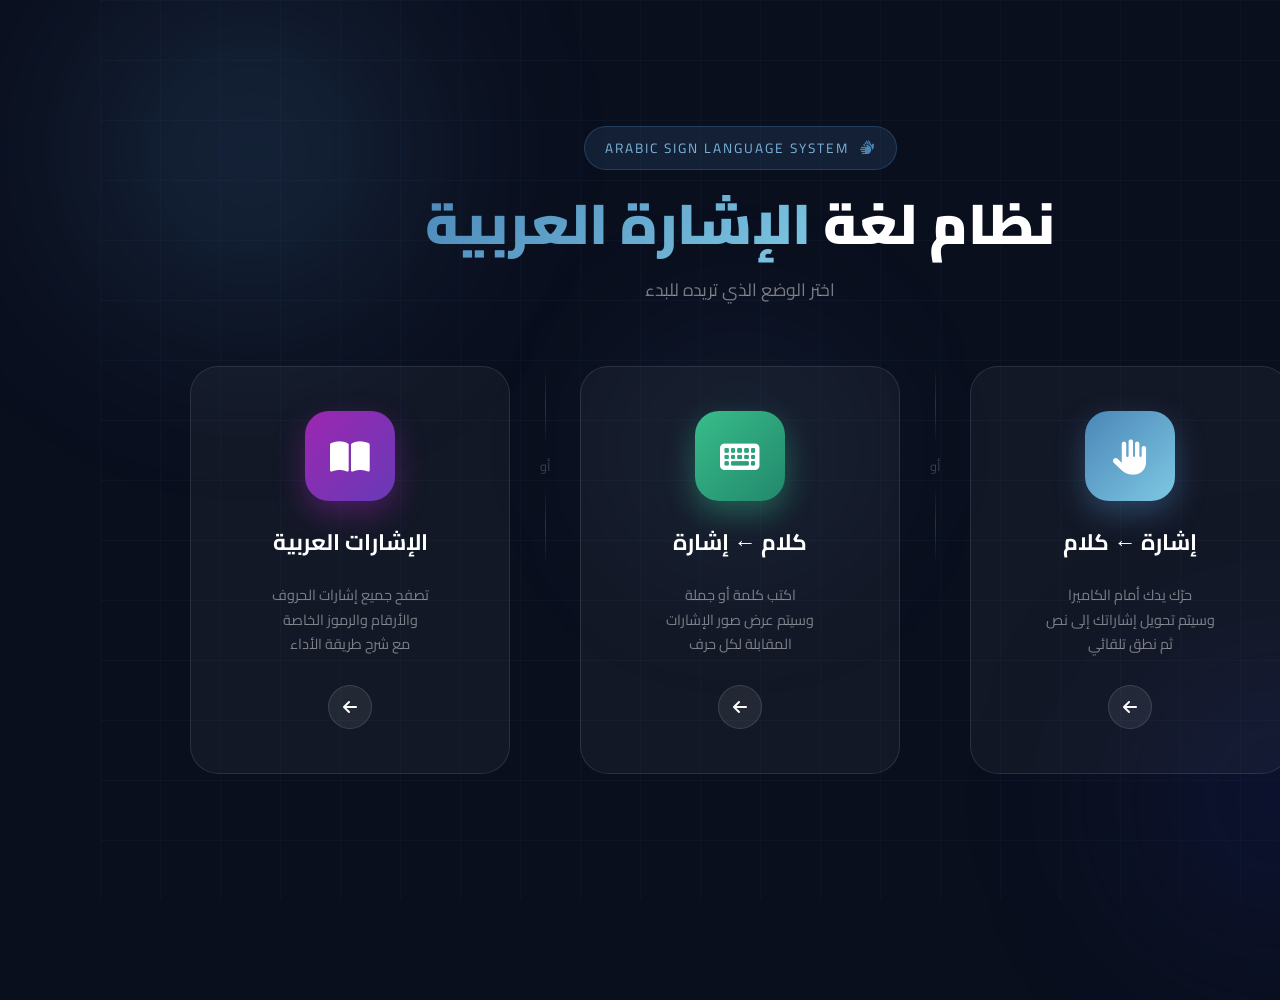
<file: templates/home.html>
<!DOCTYPE html>
<html lang="ar" dir="rtl">
<head>
    <meta charset="UTF-8">
    <meta name="viewport" content="width=device-width, initial-scale=1.0">
    <title>نظام لغة الإشارة العربية</title>
    <link rel="preconnect" href="https://fonts.googleapis.com">
    <link href="https://fonts.googleapis.com/css2?family=Cairo:wght@400;600;700;900&family=Inter:wght@400;600&display=swap" rel="stylesheet">
    <link rel="stylesheet" href="https://cdnjs.cloudflare.com/ajax/libs/font-awesome/6.4.0/css/all.min.css">
    <style>
        * { margin: 0; padding: 0; box-sizing: border-box; }

        body {
            font-family: 'Cairo', sans-serif;
            min-height: 100vh;
            background: #0a0f1e;
            display: flex;
            flex-direction: column;
            justify-content: center;
            align-items: center;
            overflow: hidden;
            position: relative;
        }

        /* Animated Background */
        .bg-orb {
            position: absolute;
            border-radius: 50%;
            filter: blur(80px);
            animation: orbFloat 8s ease-in-out infinite;
            pointer-events: none;
        }
        .bg-orb-1 {
            width: 500px; height: 500px;
            background: radial-gradient(circle, rgba(74,134,184,0.25) 0%, transparent 70%);
            top: -100px; left: -100px;
            animation-delay: 0s;
        }
        .bg-orb-2 {
            width: 400px; height: 400px;
            background: radial-gradient(circle, rgba(26,35,126,0.3) 0%, transparent 70%);
            bottom: -100px; right: -100px;
            animation-delay: -4s;
        }
        .bg-orb-3 {
            width: 300px; height: 300px;
            background: radial-gradient(circle, rgba(100,160,220,0.15) 0%, transparent 70%);
            top: 50%; left: 50%;
            transform: translate(-50%, -50%);
            animation-delay: -2s;
        }

        @keyframes orbFloat {
            0%, 100% { transform: translateY(0px) scale(1); }
            50% { transform: translateY(-30px) scale(1.05); }
        }

        /* Grid lines background */
        body::before {
            content: '';
            position: absolute;
            inset: 0;
            background-image:
                linear-gradient(rgba(74,134,184,0.05) 1px, transparent 1px),
                linear-gradient(90deg, rgba(74,134,184,0.05) 1px, transparent 1px);
            background-size: 60px 60px;
            pointer-events: none;
        }

        /* Header */
        .header {
            text-align: center;
            margin-bottom: 60px;
            animation: fadeDown 0.8s ease-out;
            position: relative;
            z-index: 1;
        }

        .logo-badge {
            display: inline-flex;
            align-items: center;
            gap: 10px;
            background: rgba(74,134,184,0.15);
            border: 1px solid rgba(74,134,184,0.3);
            border-radius: 50px;
            padding: 8px 20px;
            margin-bottom: 20px;
            font-size: 0.85rem;
            color: #7ab3d9;
            letter-spacing: 2px;
            text-transform: uppercase;
        }

        .logo-badge i { color: #4a86b8; }

        h1 {
            font-size: clamp(2rem, 5vw, 3.5rem);
            font-weight: 900;
            color: #ffffff;
            line-height: 1.2;
            margin-bottom: 16px;
        }

        h1 span {
            background: linear-gradient(135deg, #4a86b8, #7ec8e3);
            -webkit-background-clip: text;
            -webkit-text-fill-color: transparent;
            background-clip: text;
        }

        .subtitle {
            font-size: 1.1rem;
            color: rgba(255,255,255,0.45);
            font-weight: 400;
        }

        /* Mode Cards */
        .modes-container {
            display: flex;
            gap: 30px;
            position: relative;
            z-index: 1;
            animation: fadeUp 0.8s ease-out 0.2s both;
        }

        .mode-card {
            width: 320px;
            background: rgba(255,255,255,0.04);
            border: 1px solid rgba(255,255,255,0.1);
            border-radius: 28px;
            padding: 44px 36px;
            text-align: center;
            cursor: pointer;
            text-decoration: none;
            color: white;
            display: flex;
            flex-direction: column;
            align-items: center;
            gap: 20px;
            transition: all 0.4s cubic-bezier(0.175, 0.885, 0.32, 1.275);
            position: relative;
            overflow: hidden;
            backdrop-filter: blur(10px);
        }

        .mode-card::before {
            content: '';
            position: absolute;
            inset: 0;
            border-radius: 28px;
            opacity: 0;
            transition: opacity 0.4s ease;
        }

        .mode-card-1::before {
            background: linear-gradient(135deg, rgba(74,134,184,0.15), rgba(126,200,227,0.05));
        }
        .mode-card-2::before {
            background: linear-gradient(135deg, rgba(56,189,139,0.15), rgba(34,139,120,0.05));
        }
        .mode-card-3::before {
            background: linear-gradient(135deg, rgba(156,39,176,0.15), rgba(103,58,183,0.05));
        }

        .mode-card:hover {
            transform: translateY(-10px) scale(1.02);
            border-color: rgba(255,255,255,0.25);
            box-shadow: 0 30px 60px rgba(0,0,0,0.3);
        }

        .mode-card:hover::before { opacity: 1; }

        .mode-card-1:hover {
            border-color: rgba(74,134,184,0.5);
            box-shadow: 0 30px 60px rgba(74,134,184,0.2);
        }
        .mode-card-2:hover {
            border-color: rgba(56,189,139,0.5);
            box-shadow: 0 30px 60px rgba(56,189,139,0.2);
        }
        .mode-card-3:hover {
            border-color: rgba(156,39,176,0.5);
            box-shadow: 0 30px 60px rgba(156,39,176,0.2);
        }

        .icon-wrapper {
            width: 90px;
            height: 90px;
            border-radius: 24px;
            display: flex;
            align-items: center;
            justify-content: center;
            font-size: 2.2rem;
            position: relative;
            z-index: 1;
            transition: transform 0.4s ease;
        }

        .mode-card:hover .icon-wrapper {
            transform: scale(1.1) rotate(-5deg);
        }

        .icon-1 {
            background: linear-gradient(135deg, #4a86b8, #7ec8e3);
            box-shadow: 0 12px 30px rgba(74,134,184,0.4);
        }
        .icon-2 {
            background: linear-gradient(135deg, #38bd8b, #22886b);
            box-shadow: 0 12px 30px rgba(56,189,139,0.4);
        }
        .icon-3 {
            background: linear-gradient(135deg, #9c27b0, #673ab7);
            box-shadow: 0 12px 30px rgba(156,39,176,0.4);
        }

        .mode-title {
            font-size: 1.4rem;
            font-weight: 700;
            position: relative;
            z-index: 1;
        }

        .mode-desc {
            font-size: 0.9rem;
            color: rgba(255,255,255,0.45);
            line-height: 1.7;
            position: relative;
            z-index: 1;
        }

        .mode-arrow {
            margin-top: 8px;
            width: 44px;
            height: 44px;
            border-radius: 50%;
            background: rgba(255,255,255,0.07);
            border: 1px solid rgba(255,255,255,0.12);
            display: flex;
            align-items: center;
            justify-content: center;
            font-size: 1rem;
            position: relative;
            z-index: 1;
            transition: all 0.3s ease;
        }

        .mode-card:hover .mode-arrow {
            background: rgba(255,255,255,0.15);
            transform: translateX(-5px);
        }

        /* Divider */
        .divider {
            display: flex;
            align-items: center;
            flex-direction: column;
            gap: 8px;
            color: rgba(255,255,255,0.2);
            font-size: 0.8rem;
        }

        .divider-line {
            width: 1px;
            height: 80px;
            background: linear-gradient(to bottom, transparent, rgba(255,255,255,0.15), transparent);
        }

        @keyframes fadeDown {
            from { opacity: 0; transform: translateY(-30px); }
            to { opacity: 1; transform: translateY(0); }
        }

        @keyframes fadeUp {
            from { opacity: 0; transform: translateY(30px); }
            to { opacity: 1; transform: translateY(0); }
        }

        @media (max-width: 750px) {
            .modes-container { flex-direction: column; gap: 20px; }
            .mode-card { width: 85vw; }
            .divider { flex-direction: row; }
            .divider-line { width: 60px; height: 1px; }
        }
    </style>
</head>
<body>
    <div class="bg-orb bg-orb-1"></div>
    <div class="bg-orb bg-orb-2"></div>
    <div class="bg-orb bg-orb-3"></div>

    <div class="header">
        <div class="logo-badge">
            <i class="fas fa-hands"></i>
            <span>Arabic Sign Language System</span>
        </div>
        <h1>نظام لغة <span>الإشارة العربية</span></h1>
        <p class="subtitle">اختر الوضع الذي تريده للبدء</p>
    </div>

    <div class="modes-container">
        <!-- Mode 1: Sign to Text -->
        <a href="/sign-to-text" class="mode-card mode-card-1">
            <div class="icon-wrapper icon-1">
                <i class="fas fa-hand-paper"></i>
            </div>
            <div class="mode-title">إشارة ← كلام</div>
            <div class="mode-desc">
                حرّك يدك أمام الكاميرا<br>
                وسيتم تحويل إشاراتك إلى نص<br>
                ثم نطق تلقائي
            </div>
            <div class="mode-arrow">
                <i class="fas fa-arrow-left"></i>
            </div>
        </a>

        <!-- Divider -->
        <div class="divider">
            <div class="divider-line"></div>
            <span>أو</span>
            <div class="divider-line"></div>
        </div>

        <!-- Mode 2: Text to Sign -->
        <a href="/text-to-sign" class="mode-card mode-card-2">
            <div class="icon-wrapper icon-2">
                <i class="fas fa-keyboard"></i>
            </div>
            <div class="mode-title">كلام ← إشارة</div>
            <div class="mode-desc">
                اكتب كلمة أو جملة<br>
                وسيتم عرض صور الإشارات<br>
                المقابلة لكل حرف
            </div>
            <div class="mode-arrow">
                <i class="fas fa-arrow-left"></i>
            </div>
        </a>

        <!-- Divider -->
        <div class="divider">
            <div class="divider-line"></div>
            <span>أو</span>
            <div class="divider-line"></div>
        </div>

        <!-- Mode 3: Sign Reference -->
        <a href="/sign-reference" class="mode-card mode-card-3">
            <div class="icon-wrapper icon-3">
                <i class="fas fa-book-open"></i>
            </div>
            <div class="mode-title">الإشارات العربية</div>
            <div class="mode-desc">
                تصفح جميع إشارات الحروف<br>
                والأرقام والرموز الخاصة<br>
                مع شرح طريقة الأداء
            </div>
            <div class="mode-arrow">
                <i class="fas fa-arrow-left"></i>
            </div>
        </a>
    </div>
</body>
</html>
</file>
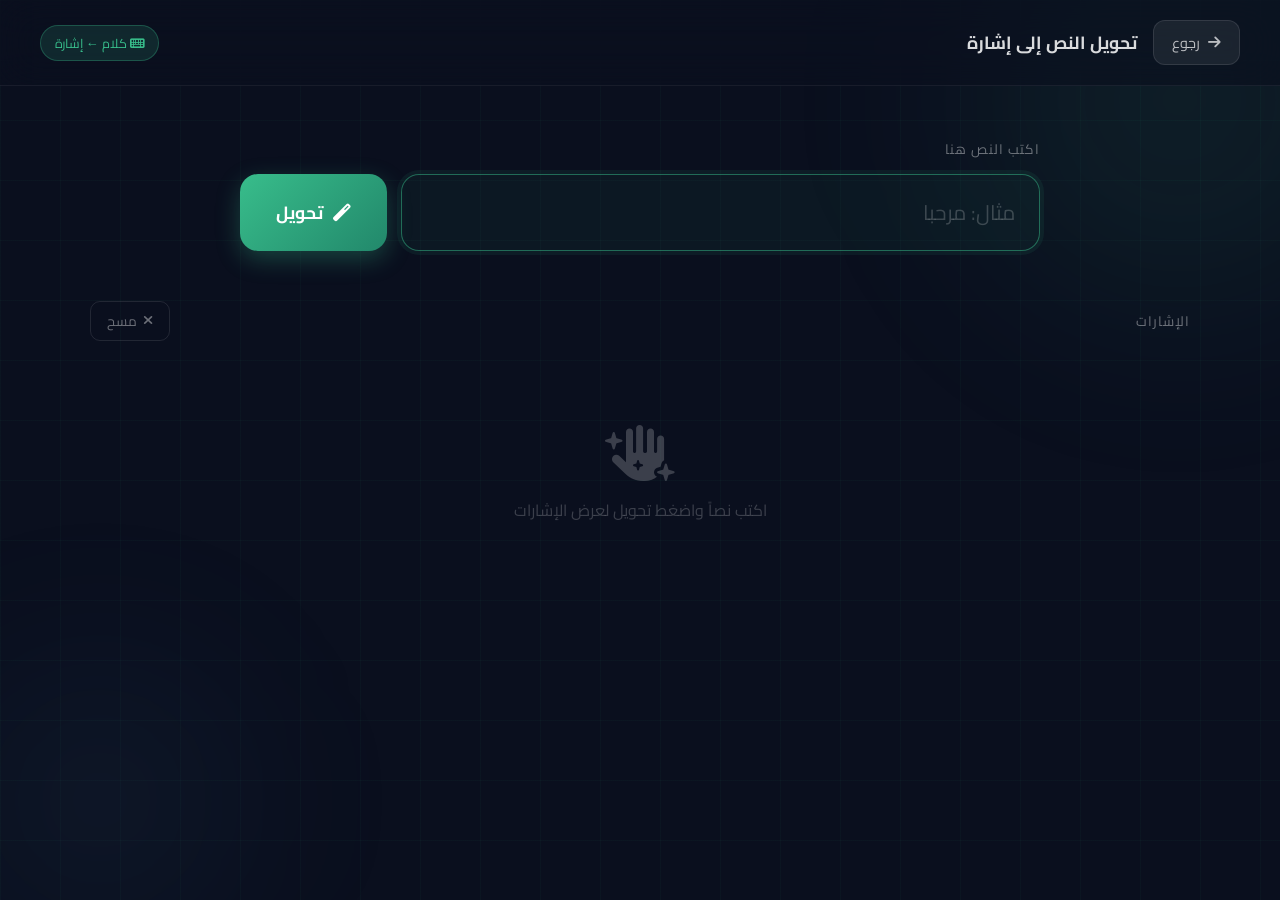
<file: templates/text_to_sign.html>
<!DOCTYPE html>
<html lang="ar" dir="rtl">
<head>
    <meta charset="UTF-8">
    <meta name="viewport" content="width=device-width, initial-scale=1.0">
    <title>تحويل النص إلى إشارة</title>
    <link rel="preconnect" href="https://fonts.googleapis.com">
    <link href="https://fonts.googleapis.com/css2?family=Cairo:wght@400;600;700;900&display=swap" rel="stylesheet">
    <link rel="stylesheet" href="https://cdnjs.cloudflare.com/ajax/libs/font-awesome/6.4.0/css/all.min.css">
    <style>
        * { margin: 0; padding: 0; box-sizing: border-box; }

        body {
            font-family: 'Cairo', sans-serif;
            min-height: 100vh;
            background: #0a0f1e;
            color: white;
            display: flex;
            flex-direction: column;
            position: relative;
            overflow-x: hidden;
        }

        /* Background */
        body::before {
            content: '';
            position: fixed;
            inset: 0;
            background-image:
                linear-gradient(rgba(56,189,139,0.04) 1px, transparent 1px),
                linear-gradient(90deg, rgba(56,189,139,0.04) 1px, transparent 1px);
            background-size: 60px 60px;
            pointer-events: none;
            z-index: 0;
        }

        .bg-orb {
            position: fixed;
            border-radius: 50%;
            filter: blur(80px);
            pointer-events: none;
            z-index: 0;
        }
        .orb1 {
            width: 600px; height: 600px;
            background: radial-gradient(circle, rgba(56,189,139,0.12) 0%, transparent 70%);
            top: -200px; right: -200px;
        }
        .orb2 {
            width: 400px; height: 400px;
            background: radial-gradient(circle, rgba(74,134,184,0.1) 0%, transparent 70%);
            bottom: -100px; left: -100px;
        }

        /* Navbar */
        .navbar {
            position: relative;
            z-index: 10;
            padding: 20px 40px;
            display: flex;
            align-items: center;
            gap: 16px;
            border-bottom: 1px solid rgba(255,255,255,0.06);
            background: rgba(10,15,30,0.6);
            backdrop-filter: blur(20px);
        }

        .back-btn {
            display: inline-flex;
            align-items: center;
            gap: 8px;
            background: rgba(255,255,255,0.07);
            border: 1px solid rgba(255,255,255,0.1);
            color: rgba(255,255,255,0.7);
            padding: 8px 18px;
            border-radius: 12px;
            text-decoration: none;
            font-size: 0.9rem;
            transition: all 0.2s ease;
        }
        .back-btn:hover {
            background: rgba(255,255,255,0.12);
            color: white;
        }

        .nav-title {
            font-size: 1.1rem;
            font-weight: 700;
            color: rgba(255,255,255,0.85);
        }

        .mode-badge {
            margin-right: auto;
            background: rgba(56,189,139,0.15);
            border: 1px solid rgba(56,189,139,0.3);
            color: #38bd8b;
            padding: 5px 14px;
            border-radius: 50px;
            font-size: 0.8rem;
        }

        /* Main Content */
        .main {
            flex: 1;
            display: flex;
            flex-direction: column;
            align-items: center;
            padding: 50px 30px 40px;
            position: relative;
            z-index: 1;
        }

        /* Input Section */
        .input-section {
            width: 100%;
            max-width: 800px;
            margin-bottom: 50px;
            animation: fadeUp 0.6s ease-out;
        }

        .input-label {
            font-size: 0.85rem;
            color: rgba(255,255,255,0.4);
            margin-bottom: 12px;
            letter-spacing: 1px;
            text-transform: uppercase;
        }

        .input-wrapper {
            display: flex;
            gap: 14px;
        }

        #text-input {
            flex: 1;
            background: rgba(255,255,255,0.05);
            border: 1px solid rgba(255,255,255,0.12);
            border-radius: 18px;
            padding: 18px 24px;
            font-family: 'Cairo', sans-serif;
            font-size: 1.3rem;
            color: white;
            outline: none;
            transition: all 0.3s ease;
            direction: rtl;
        }

        #text-input::placeholder { color: rgba(255,255,255,0.2); }

        #text-input:focus {
            border-color: rgba(56,189,139,0.5);
            background: rgba(56,189,139,0.05);
            box-shadow: 0 0 0 4px rgba(56,189,139,0.08);
        }

        #convert-btn {
            background: linear-gradient(135deg, #38bd8b, #22886b);
            color: white;
            border: none;
            border-radius: 18px;
            padding: 18px 36px;
            font-family: 'Cairo', sans-serif;
            font-size: 1.1rem;
            font-weight: 700;
            cursor: pointer;
            display: flex;
            align-items: center;
            gap: 10px;
            transition: all 0.3s ease;
            box-shadow: 0 8px 25px rgba(56,189,139,0.3);
            white-space: nowrap;
        }

        #convert-btn:hover {
            transform: translateY(-3px);
            box-shadow: 0 12px 35px rgba(56,189,139,0.45);
        }

        #convert-btn:active { transform: translateY(0); }

        /* Output Section */
        .output-section {
            width: 100%;
            max-width: 1100px;
            animation: fadeUp 0.6s ease-out 0.1s both;
        }

        .output-header {
            display: flex;
            justify-content: space-between;
            align-items: center;
            margin-bottom: 24px;
        }

        .output-label {
            font-size: 0.85rem;
            color: rgba(255,255,255,0.4);
            letter-spacing: 1px;
            text-transform: uppercase;
        }

        #clear-btn {
            background: transparent;
            border: 1px solid rgba(255,255,255,0.1);
            color: rgba(255,255,255,0.4);
            border-radius: 10px;
            padding: 6px 16px;
            font-family: 'Cairo', sans-serif;
            font-size: 0.85rem;
            cursor: pointer;
            display: flex;
            align-items: center;
            gap: 6px;
            transition: all 0.2s ease;
        }
        #clear-btn:hover {
            border-color: rgba(255,100,100,0.4);
            color: rgba(255,100,100,0.7);
        }

        /* Signs Display */
        #signs-display {
            display: flex;
            flex-wrap: wrap;
            gap: 0;
            min-height: 220px;
            align-items: flex-end;
        }

        /* Word Group */
        .word-group {
            display: flex;
            flex-wrap: wrap;
            gap: 8px;
            align-items: flex-end;
            margin-left: 24px; /* space between words */
            margin-bottom: 16px;
            position: relative;
        }

        .word-group:last-child { margin-left: 0; }

        /* Word separator line */
        .word-separator {
            width: 2px;
            height: 60px;
            background: rgba(255,255,255,0.08);
            align-self: center;
            border-radius: 2px;
            margin: 0 10px 16px 10px;
            flex-shrink: 0;
        }

        /* Sign Card */
        .sign-card {
            display: flex;
            flex-direction: column;
            align-items: center;
            gap: 8px;
            animation: popIn 0.35s cubic-bezier(0.175, 0.885, 0.32, 1.275) both;
        }

        @keyframes popIn {
            from { opacity: 0; transform: scale(0.5) translateY(20px); }
            to   { opacity: 1; transform: scale(1)  translateY(0); }
        }

        .sign-card img {
            width: 130px;
            height: 130px;
            object-fit: contain;
            background: rgba(255,255,255,0.04);
            border: 1px solid rgba(255,255,255,0.08);
            border-radius: 18px;
            transition: all 0.3s ease;
            padding: 8px;
        }

        .sign-card img:hover {
            transform: scale(1.08) translateY(-4px);
            border-color: rgba(56,189,139,0.4);
            box-shadow: 0 10px 30px rgba(56,189,139,0.2);
        }

        .sign-label {
            font-size: 1.3rem;
            font-weight: 700;
            color: rgba(255,255,255,0.85);
        }

        /* Not found */
        .sign-not-found {
            width: 130px;
            height: 130px;
            background: rgba(255,255,255,0.03);
            border: 1px dashed rgba(255,255,255,0.1);
            border-radius: 18px;
            display: flex;
            flex-direction: column;
            align-items: center;
            justify-content: center;
            gap: 6px;
            color: rgba(255,255,255,0.25);
            font-size: 0.75rem;
        }
        .sign-not-found i { font-size: 1.5rem; }

        /* Empty State */
        .empty-state {
            width: 100%;
            min-height: 220px;
            display: flex;
            flex-direction: column;
            align-items: center;
            justify-content: center;
            gap: 14px;
            color: rgba(255,255,255,0.2);
        }
        .empty-state i { font-size: 3.5rem; }
        .empty-state p { font-size: 1rem; }

        /* Stats bar */
        #stats-bar {
            margin-top: 20px;
            font-size: 0.8rem;
            color: rgba(255,255,255,0.25);
            text-align: center;
            display: none;
        }

        @keyframes fadeUp {
            from { opacity: 0; transform: translateY(20px); }
            to   { opacity: 1; transform: translateY(0); }
        }
    </style>
</head>
<body>
    <div class="bg-orb orb1"></div>
    <div class="bg-orb orb2"></div>

    <!-- Navbar -->
    <nav class="navbar">
        <a href="/" class="back-btn">
            <i class="fas fa-arrow-right"></i>
            رجوع
        </a>
        <span class="nav-title">تحويل النص إلى إشارة</span>
        <span class="mode-badge">
            <i class="fas fa-keyboard"></i>
            كلام ← إشارة
        </span>
    </nav>

    <!-- Main -->
    <main class="main">
        <!-- Input -->
        <div class="input-section">
            <div class="input-label">اكتب النص هنا</div>
            <div class="input-wrapper">
                <input
                    type="text"
                    id="text-input"
                    placeholder="مثال: مرحبا"
                    autocomplete="off"
                    spellcheck="false"
                />
                <button id="convert-btn">
                    <i class="fas fa-magic"></i>
                    تحويل
                </button>
            </div>
        </div>

        <!-- Output -->
        <div class="output-section">
            <div class="output-header">
                <div class="output-label">الإشارات</div>
                <button id="clear-btn">
                    <i class="fas fa-times"></i>
                    مسح
                </button>
            </div>

            <div id="signs-display">
                <div class="empty-state">
                    <i class="fas fa-hand-sparkles"></i>
                    <p>اكتب نصاً واضغط تحويل لعرض الإشارات</p>
                </div>
            </div>

            <div id="stats-bar"></div>
        </div>
    </main>

    <script>
        const textInput   = document.getElementById('text-input');
        const convertBtn  = document.getElementById('convert-btn');
        const clearBtn    = document.getElementById('clear-btn');
        const signsDisplay = document.getElementById('signs-display');
        const statsBar    = document.getElementById('stats-bar');

        // أسماء الملفات المتاحة - مطابقة للحروف الموجودة في المجلد
        const availableChars = new Set([
            'ا','ب','ت','ث','ج','ح','خ','د','ذ','ر','ز',
            'س','ش','ص','ض','ط','ظ','ع','غ','ف','ق','ك',
            'ل','م','ن','ه','و','ي','ة','ئ'
        ]);

        function convertText() {
            const raw = textInput.value.trim();
            if (!raw) return;

            signsDisplay.innerHTML = '';
            statsBar.style.display = 'none';

            const words = raw.split(' ').filter(w => w.length > 0);
            let totalShown = 0;
            let totalMissing = 0;
            let delay = 0;

            words.forEach((word, wordIndex) => {
                const wordGroup = document.createElement('div');
                wordGroup.className = 'word-group';

                Array.from(word).forEach((char) => {
                    const card = document.createElement('div');
                    card.className = 'sign-card';
                    card.style.animationDelay = `${delay}s`;
                    delay += 0.06;

                    if (availableChars.has(char)) {
                        const img = document.createElement('img');
                        img.src = `/static/pic_to_sign/${encodeURIComponent(char)}.jpg`;
                        img.alt = char;
                        img.loading = 'lazy';
                        img.onerror = () => {
                            card.innerHTML = notFoundHTML(char);
                            totalMissing++;
                        };
                        const label = document.createElement('span');
                        label.className = 'sign-label';
                        label.textContent = char;
                        card.appendChild(img);
                        card.appendChild(label);
                        totalShown++;
                    } else {
                        // حروف مثل space أو رموز غير مدعومة
                        card.innerHTML = notFoundHTML(char);
                        totalMissing++;
                    }

                    wordGroup.appendChild(card);
                });

                signsDisplay.appendChild(wordGroup);

                // مسافة بصرية بين الكلمات
                if (wordIndex < words.length - 1) {
                    const sep = document.createElement('div');
                    sep.className = 'word-separator';
                    signsDisplay.appendChild(sep);
                }
            });

            // Stats
            statsBar.style.display = 'block';
            statsBar.textContent = `${totalShown} إشارة معروضة${totalMissing > 0 ? ` · ${totalMissing} حرف غير متاح` : ''}`;
        }

        function notFoundHTML(char) {
            return `
                <div class="sign-not-found">
                    <i class="fas fa-question"></i>
                    <span>${char}</span>
                </div>
                <span class="sign-label">${char}</span>`;
        }

        convertBtn.addEventListener('click', convertText);

        textInput.addEventListener('keydown', (e) => {
            if (e.key === 'Enter') convertText();
        });

        clearBtn.addEventListener('click', () => {
            textInput.value = '';
            signsDisplay.innerHTML = `
                <div class="empty-state">
                    <i class="fas fa-hand-sparkles"></i>
                    <p>اكتب نصاً واضغط تحويل لعرض الإشارات</p>
                </div>`;
            statsBar.style.display = 'none';
        });

        // Focus on load
        textInput.focus();
    </script>
</body>
</html>
</file>
